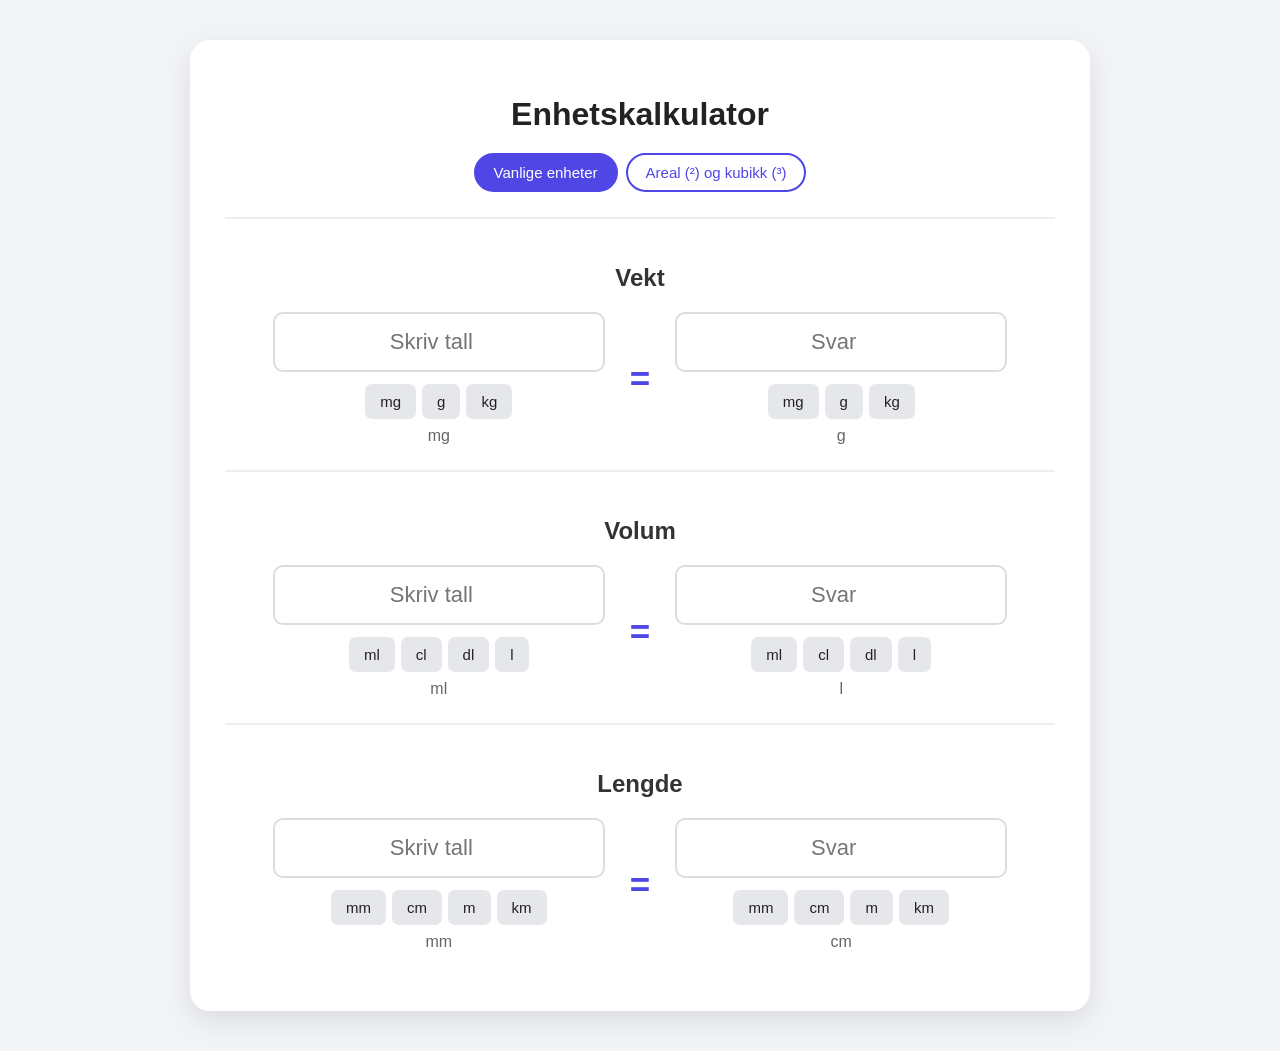
<file: index.html>
<!DOCTYPE html>
<html lang="no">
<head>
    <meta charset="UTF-8">
    <meta name="viewport" content="width=device-width, initial-scale=1.0">
    <title>Enhetskalkulator</title>
    <link rel="stylesheet" href="style.css">
</head>

<body>

<div class="calculator">

    <h1>Enhetskalkulator</h1>

    <nav class="pages">
        <a href="index.html" class="active">Vanlige enheter</a>
        <a href="areal-kubikk.html">Areal (²) og kubikk (³)</a>
    </nav>

    <!-- VEKT -->
    <div class="category">
        <h2> Vekt</h2>

        <div class="conversion">

            <div class="side">
                <input type="number" id="weightLeft" placeholder="Skriv tall">

                <div class="buttons">
                    <button onclick="setUnit('weight', 'left', 'mg')">mg</button>
                    <button onclick="setUnit('weight', 'left', 'g')">g</button>
                    <button onclick="setUnit('weight', 'left', 'kg')">kg</button>
                </div>

                <p id="weightLeftUnit">mg</p>
            </div>

            <div class="equals">=</div>

            <div class="side">
                <input type="number" id="weightRight" placeholder="Svar">

                <div class="buttons">
                    <button onclick="setUnit('weight', 'right', 'mg')">mg</button>
                    <button onclick="setUnit('weight', 'right', 'g')">g</button>
                    <button onclick="setUnit('weight', 'right', 'kg')">kg</button>
                </div>

                <p id="weightRightUnit">g</p>
            </div>

        </div>
    </div>


    <!-- VOLUM -->
    <div class="category">
        <h2> Volum</h2>

        <div class="conversion">

            <div class="side">
                <input type="number" id="volumeLeft" placeholder="Skriv tall">

                <div class="buttons">
                    <button onclick="setUnit('volume', 'left', 'ml')">ml</button>
                    <button onclick="setUnit('volume', 'left', 'cl')">cl</button>
                    <button onclick="setUnit('volume', 'left', 'dl')">dl</button>
                    <button onclick="setUnit('volume', 'left', 'l')">l</button>
                </div>

                <p id="volumeLeftUnit">ml</p>
            </div>

            <div class="equals">=</div>

            <div class="side">
                <input type="number" id="volumeRight" placeholder="Svar">

                <div class="buttons">
                    <button onclick="setUnit('volume', 'right', 'ml')">ml</button>
                    <button onclick="setUnit('volume', 'right', 'cl')">cl</button>
                    <button onclick="setUnit('volume', 'right', 'dl')">dl</button>
                    <button onclick="setUnit('volume', 'right', 'l')">l</button>
                </div>

                <p id="volumeRightUnit">l</p>
            </div>

        </div>
    </div>


    <!-- LENGDE -->
    <div class="category">
        <h2> Lengde</h2>

        <div class="conversion">

            <div class="side">
                <input type="number" id="lengthLeft" placeholder="Skriv tall">

                <div class="buttons">
                    <button onclick="setUnit('length', 'left', 'mm')">mm</button>
                    <button onclick="setUnit('length', 'left', 'cm')">cm</button>
                    <button onclick="setUnit('length', 'left', 'm')">m</button>
                    <button onclick="setUnit('length', 'left', 'km')">km</button>
                </div>

                <p id="lengthLeftUnit">mm</p>
            </div>

            <div class="equals">=</div>

            <div class="side">
                <input type="number" id="lengthRight" placeholder="Svar">

                <div class="buttons">
                    <button onclick="setUnit('length', 'right', 'mm')">mm</button>
                    <button onclick="setUnit('length', 'right', 'cm')">cm</button>
                    <button onclick="setUnit('length', 'right', 'm')">m</button>
                    <button onclick="setUnit('length', 'right', 'km')">km</button>
                </div>

                <p id="lengthRightUnit">cm</p>
            </div>

        </div>
    </div>

</div>

<script src="script.js"></script>

</body>
</html>
</file>
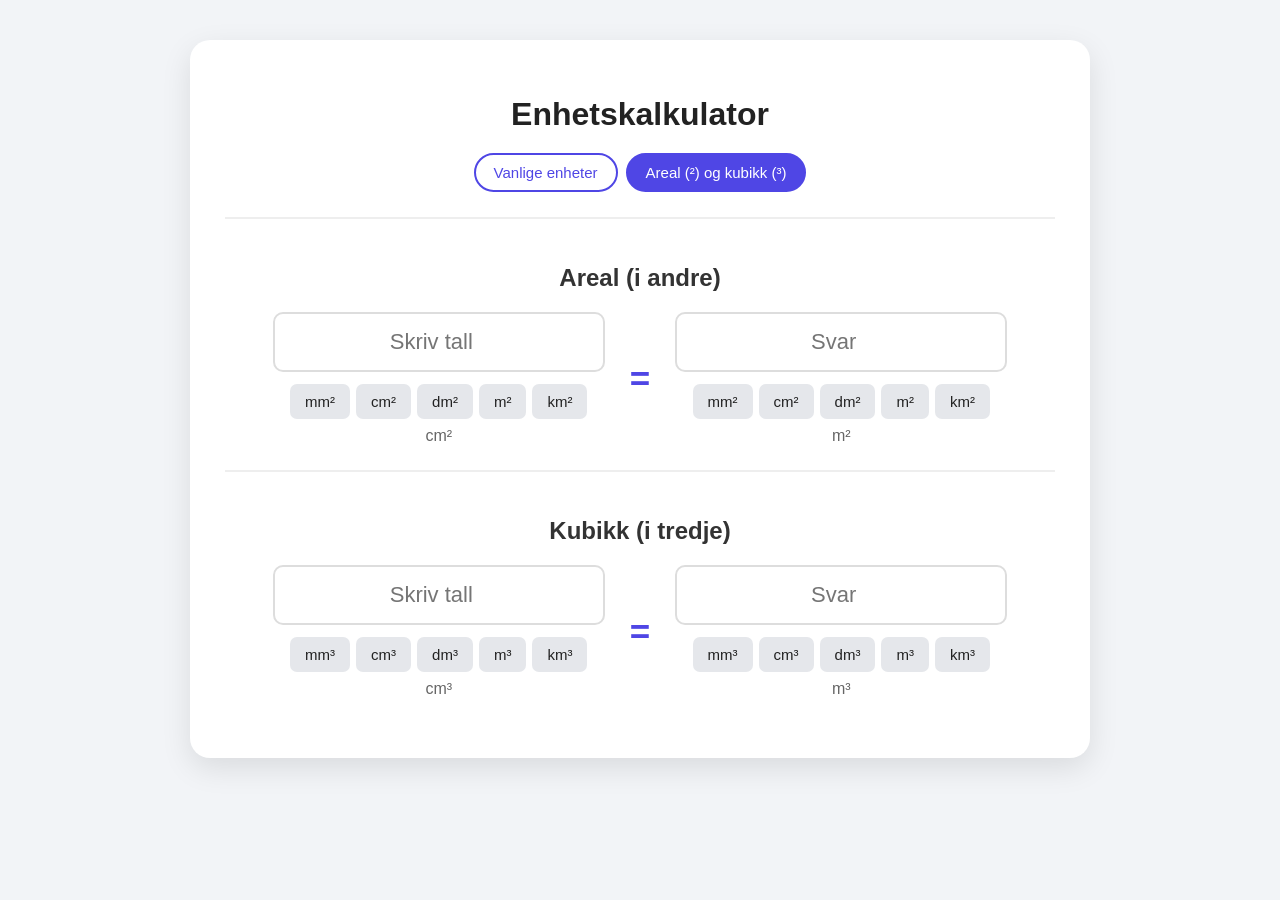
<file: areal-kubikk.html>
<!DOCTYPE html>
<html lang="no">
<head>
    <meta charset="UTF-8">
    <meta name="viewport" content="width=device-width, initial-scale=1.0">
    <title>Areal og kubikk – Enhetskalkulator</title>
    <link rel="stylesheet" href="style.css">
</head>

<body>

<div class="calculator">

    <h1>Enhetskalkulator</h1>

    <nav class="pages">
        <a href="index.html">Vanlige enheter</a>
        <a href="areal-kubikk.html" class="active">Areal (²) og kubikk (³)</a>
    </nav>

    <!-- AREAL (i andre) -->
    <div class="category">
        <h2> Areal (i andre)</h2>

        <div class="conversion">

            <div class="side">
                <input type="number" id="areaLeft" placeholder="Skriv tall">

                <div class="buttons">
                    <button onclick="setUnit('area', 'left', 'mm²')">mm²</button>
                    <button onclick="setUnit('area', 'left', 'cm²')">cm²</button>
                    <button onclick="setUnit('area', 'left', 'dm²')">dm²</button>
                    <button onclick="setUnit('area', 'left', 'm²')">m²</button>
                    <button onclick="setUnit('area', 'left', 'km²')">km²</button>
                </div>

                <p id="areaLeftUnit">cm²</p>
            </div>

            <div class="equals">=</div>

            <div class="side">
                <input type="number" id="areaRight" placeholder="Svar">

                <div class="buttons">
                    <button onclick="setUnit('area', 'right', 'mm²')">mm²</button>
                    <button onclick="setUnit('area', 'right', 'cm²')">cm²</button>
                    <button onclick="setUnit('area', 'right', 'dm²')">dm²</button>
                    <button onclick="setUnit('area', 'right', 'm²')">m²</button>
                    <button onclick="setUnit('area', 'right', 'km²')">km²</button>
                </div>

                <p id="areaRightUnit">m²</p>
            </div>

        </div>
    </div>


    <!-- KUBIKK (i tredje) -->
    <div class="category">
        <h2> Kubikk (i tredje)</h2>

        <div class="conversion">

            <div class="side">
                <input type="number" id="cubicLeft" placeholder="Skriv tall">

                <div class="buttons">
                    <button onclick="setUnit('cubic', 'left', 'mm³')">mm³</button>
                    <button onclick="setUnit('cubic', 'left', 'cm³')">cm³</button>
                    <button onclick="setUnit('cubic', 'left', 'dm³')">dm³</button>
                    <button onclick="setUnit('cubic', 'left', 'm³')">m³</button>
                    <button onclick="setUnit('cubic', 'left', 'km³')">km³</button>
                </div>

                <p id="cubicLeftUnit">cm³</p>
            </div>

            <div class="equals">=</div>

            <div class="side">
                <input type="number" id="cubicRight" placeholder="Svar">

                <div class="buttons">
                    <button onclick="setUnit('cubic', 'right', 'mm³')">mm³</button>
                    <button onclick="setUnit('cubic', 'right', 'cm³')">cm³</button>
                    <button onclick="setUnit('cubic', 'right', 'dm³')">dm³</button>
                    <button onclick="setUnit('cubic', 'right', 'm³')">m³</button>
                    <button onclick="setUnit('cubic', 'right', 'km³')">km³</button>
                </div>

                <p id="cubicRightUnit">m³</p>
            </div>

        </div>
    </div>

</div>

<script src="areal-kubikk.js"></script>

</body>
</html>
</file>
<file: style.css>
* {
    box-sizing: border-box;
}

body {
    margin: 0;
    font-family: Arial, sans-serif;
    background: #f2f4f7;
    padding: 40px 20px;
}

.calculator {
    background: white;
    max-width: 900px;
    margin: auto;
    padding: 35px;
    border-radius: 20px;
    box-shadow: 0 10px 30px rgba(0, 0, 0, 0.1);
}

h1 {
    text-align: center;
    margin-bottom: 35px;
    color: #222;
}

.category {
    border-top: 2px solid #eeeeee;
    padding: 25px 0;
}

.category h2 {
    text-align: center;
    color: #333;
    margin-bottom: 20px;
}

.conversion {
    display: flex;
    align-items: center;
    justify-content: center;
    gap: 25px;
}

.side {
    width: 40%;
    text-align: center;
}

.side input {
    width: 100%;
    padding: 15px;
    font-size: 22px;
    text-align: center;
    border: 2px solid #dddddd;
    border-radius: 10px;
}

.side input:focus {
    outline: none;
    border-color: #4f46e5;
}

.buttons {
    display: flex;
    justify-content: center;
    flex-wrap: wrap;
    gap: 6px;
    margin-top: 12px;
}

.buttons button {
    padding: 9px 15px;
    border: none;
    border-radius: 7px;
    background: #e5e7eb;
    color: #222;
    font-size: 15px;
    cursor: pointer;
}

.buttons button:hover {
    background: #d1d5db;
}

.buttons button.active {
    background: #4f46e5;
    color: white;
}

/* Lenker mellom sidene */
.pages {
    display: flex;
    justify-content: center;
    flex-wrap: wrap;
    gap: 8px;
    margin: -15px 0 25px;
}

.pages a {
    padding: 9px 18px;
    border: 2px solid #4f46e5;
    border-radius: 20px;
    color: #4f46e5;
    text-decoration: none;
    font-size: 15px;
}

.pages a:hover {
    background: #eef2ff;
}

.pages a.active {
    background: #4f46e5;
    color: white;
}

.side p {
    color: #666;
    margin: 8px 0 0;
}

.equals {
    font-size: 35px;
    font-weight: bold;
    color: #4f46e5;
}


/* Mobiltelefon */
@media (max-width: 650px) {

    body {
        padding: 20px 10px;
    }

    .calculator {
        padding: 20px;
    }

    .conversion {
        gap: 10px;
    }

    .side {
        width: 45%;
    }

    .side input {
        font-size: 18px;
    }

    .buttons button {
        padding: 7px 10px;
    }

    .equals {
        font-size: 25px;
    }
}
</file>
